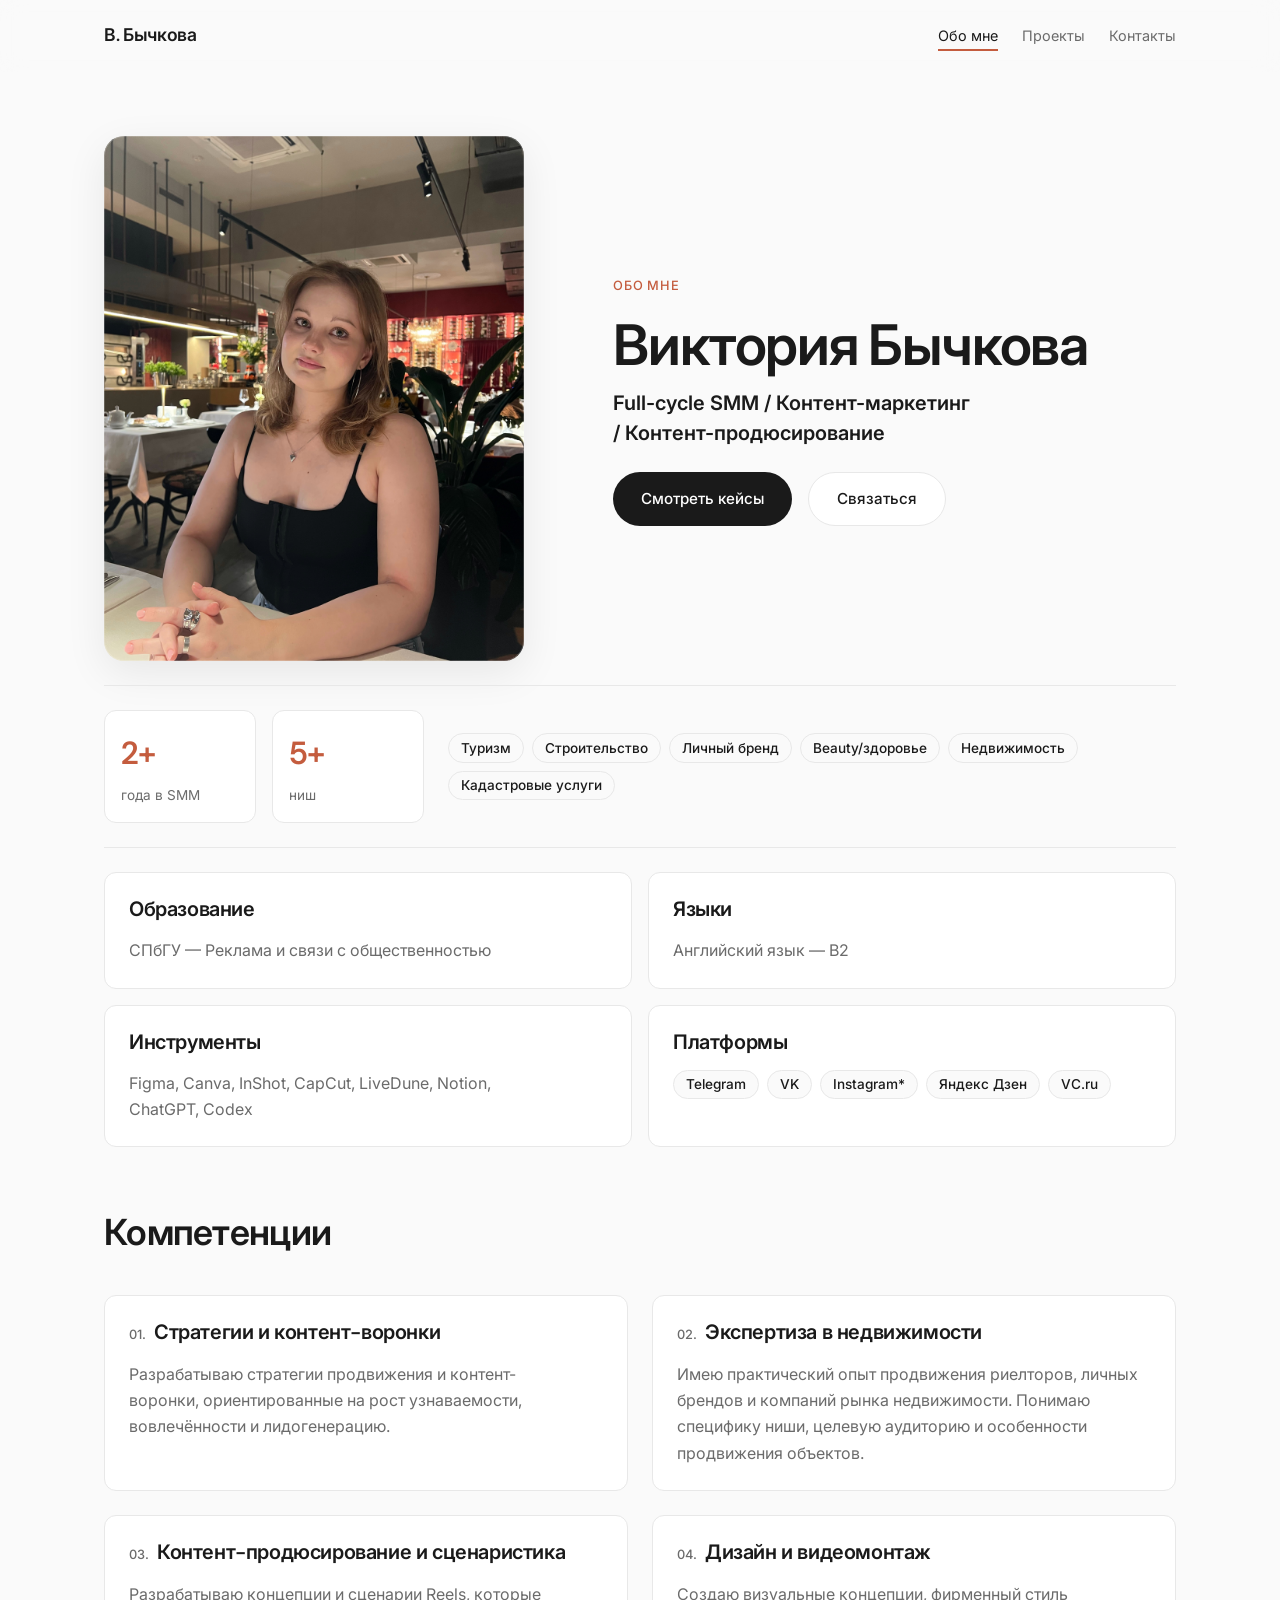
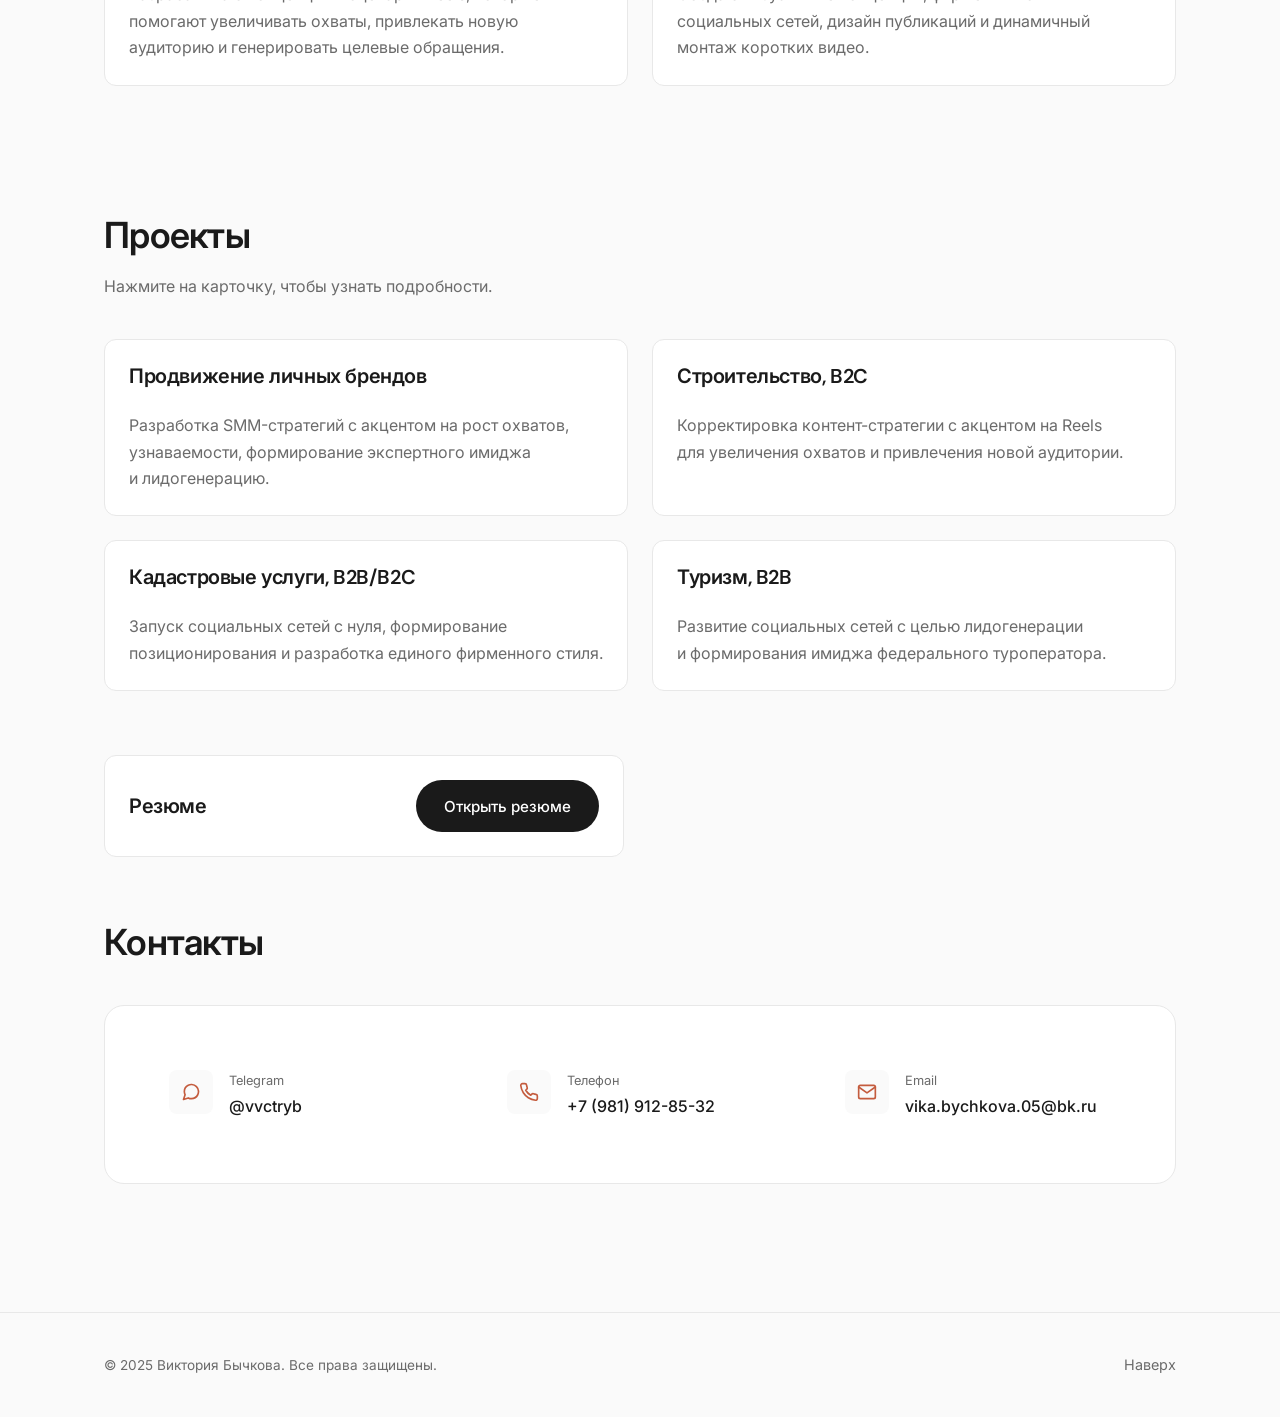
<file: index.html>
<!DOCTYPE html>
<html lang="ru">
<head>
  <meta charset="UTF-8">
  <meta name="viewport" content="width=device-width, initial-scale=1.0">
  <meta name="description" content="Виктория Бычкова — SMM-специалист полного цикла и контент-маркетолог. Ведение соцсетей под ключ: стратегия, контент, дизайн, аналитика.">
  <title>Виктория Бычкова — SMM & Контент-маркетинг</title>
  <link rel="preconnect" href="https://fonts.googleapis.com">
  <link rel="preconnect" href="https://fonts.gstatic.com" crossorigin>
  <link href="https://fonts.googleapis.com/css2?family=DM+Sans:opsz,wght@9..40,500;9..40,600&family=Inter:wght@400;500;600&display=swap" rel="stylesheet">
  <link rel="stylesheet" href="style.css">
</head>
<body>

  <header class="header">
    <div class="container header__inner">
      <a href="index.html" class="logo">В. Бычкова</a>
      <button class="nav-toggle" aria-label="Меню"><span></span></button>
      <nav class="nav">
        <a href="#about" class="nav__link" data-nav="about">Обо мне</a>
        <a href="#projects" class="nav__link" data-nav="projects">Проекты</a>
        <a href="#contacts" class="nav__link" data-nav="contacts">Контакты</a>
      </nav>
    </div>
  </header>

  <main>
    <!-- Hero -->
    <section class="hero" id="about" data-section="about">
      <div class="container">
        <div class="hero__grid">
          <div class="hero__photo fade-in">
            <img src="profile.png" alt="Виктория Бычкова" class="hero__profile-photo">
          </div>
          <div class="hero__content">
            <span class="hero__badge fade-in fade-in-delay-1">Обо мне</span>
            <h1 class="hero__title fade-in fade-in-delay-1">Виктория Бычкова</h1>
            <p class="hero__role fade-in fade-in-delay-2">
              <span class="hero__role-line">Full-cycle&nbsp;SMM /</span>
              <span class="hero__role-line">Контент-маркетинг /</span>
              <span class="hero__role-line">Контент-продюсирование</span>
            </p>
            <div class="hero__cta fade-in fade-in-delay-3">
              <a href="#projects" class="btn btn--primary">Смотреть кейсы</a>
              <a href="#contacts" class="btn btn--outline">Связаться</a>
            </div>
          </div>
        </div>

        <div class="stats-strip fade-in fade-in-delay-4">
          <div class="stat-item stat-item--metric">
            <div class="stat-item__value">2+</div>
            <div class="stat-item__label">года в SMM</div>
          </div>
          <div class="stat-item stat-item--metric">
            <div class="stat-item__value">5+</div>
            <div class="stat-item__label">ниш</div>
          </div>
          <div class="stat-item stat-item--niches">
            <ul class="stat-item__list">
              <li>Туризм</li>
              <li>Строительство</li>
              <li>Личный бренд</li>
              <li>Beauty/здоровье</li>
              <li>Недвижимость</li>
              <li>Кадастровые услуги</li>
            </ul>
          </div>
        </div>

        <div class="about-details-grid">
          <div class="competency-card fade-in">
            <h3>Образование</h3>
            <p>СПбГУ — Реклама и связи с общественностью</p>
          </div>

          <div class="competency-card fade-in fade-in-delay-1">
            <h3>Языки</h3>
            <p>Английский язык — B2</p>
          </div>

          <div class="competency-card fade-in fade-in-delay-2">
            <h3>Инструменты</h3>
            <p>Figma, Canva, InShot, CapCut, LiveDune, Notion, ChatGPT, Codex</p>
          </div>

          <div class="competency-card fade-in fade-in-delay-3">
            <h3>Платформы</h3>
            <ul class="stat-item__list">
              <li>Telegram</li>
              <li>VK</li>
              <li>Instagram*</li>
              <li>Яндекс Дзен</li>
              <li>VC.ru</li>
            </ul>
          </div>
        </div>
      </div>
    </section>

    <!-- Competencies -->
    <section class="section competencies" id="competencies">
      <div class="container">
        <div class="section-header fade-in">
          <h2>Компетенции</h2>
        </div>

        <div class="competencies-grid">
          <div class="competency-card fade-in">
            <div class="competency-card__heading">
              <span class="competency-card__number">01.</span>
              <h3>Стратегии и&nbsp;контент-воронки</h3>
            </div>
            <p>Разрабатываю стратегии продвижения и&nbsp;контент-воронки, ориентированные на&nbsp;рост узнаваемости, вовлечённости и&nbsp;лидогенерацию.</p>
          </div>

          <div class="competency-card fade-in fade-in-delay-1">
            <div class="competency-card__heading">
              <span class="competency-card__number">02.</span>
              <h3>Экспертиза в&nbsp;недвижимости</h3>
            </div>
            <p>Имею практический опыт продвижения риелторов, личных брендов и&nbsp;компаний рынка недвижимости. Понимаю специфику ниши, целевую аудиторию и&nbsp;особенности продвижения объектов.</p>
          </div>

          <div class="competency-card fade-in fade-in-delay-2">
            <div class="competency-card__heading">
              <span class="competency-card__number">03.</span>
              <h3>Контент-продюсирование и&nbsp;сценаристика</h3>
            </div>
            <p>Разрабатываю концепции и&nbsp;сценарии Reels, которые помогают увеличивать охваты, привлекать новую аудиторию и&nbsp;генерировать целевые обращения.</p>
          </div>

          <div class="competency-card fade-in fade-in-delay-3">
            <div class="competency-card__heading">
              <span class="competency-card__number">04.</span>
              <h3>Дизайн и&nbsp;видеомонтаж</h3>
            </div>
            <p>Создаю визуальные концепции, фирменный стиль социальных сетей, дизайн публикаций и&nbsp;динамичный монтаж коротких видео.</p>
          </div>
        </div>
      </div>
    </section>

    <!-- Projects -->
    <section class="section" id="projects" data-section="projects">
      <div class="container">
        <div class="section-header fade-in">
          <h2>Проекты</h2>
          <p>Нажмите на карточку, чтобы узнать подробности.</p>
        </div>

        <div class="projects-grid">
          <a href="personal-brands.html" class="project-card fade-in fade-in-delay-3">
            <div class="project-card__body">
              <h3 class="project-card__title">Продвижение личных брендов</h3>
              <p>Разработка SMM-стратегий с&nbsp;акцентом на&nbsp;рост охватов, узнаваемости, формирование экспертного имиджа и&nbsp;лидогенерацию.</p>
            </div>
          </a>

          <a href="construction.html" class="project-card fade-in fade-in-delay-1">
            <div class="project-card__body">
              <h3 class="project-card__title">Строительство, B2C</h3>
              <p>Корректировка контент-стратегии с&nbsp;акцентом на&nbsp;Reels для&nbsp;увеличения охватов и&nbsp;привлечения новой&nbsp;аудитории.</p>
            </div>
          </a>

          <a href="cadastre.html" class="project-card fade-in fade-in-delay-2">
            <div class="project-card__body">
              <h3 class="project-card__title">Кадастровые услуги, B2B/B2C</h3>
              <p>Запуск социальных сетей с&nbsp;нуля, формирование позиционирования и&nbsp;разработка единого фирменного&nbsp;стиля.</p>
            </div>
          </a>

          <a href="premiera.html" class="project-card fade-in">
            <div class="project-card__body">
              <h3 class="project-card__title">Туризм, B2B</h3>
              <p>Развитие социальных сетей с&nbsp;целью лидогенерации и&nbsp;формирования имиджа федерального&nbsp;туроператора.</p>
            </div>
          </a>
        </div>
      </div>
    </section>

    <!-- Resume -->
    <section class="section useful-links" id="useful-links">
      <div class="container">
        <div class="resume-card fade-in">
          <h2>Резюме</h2>
          <a href="https://docs.google.com/presentation/d/1nu9_sViXZLe7BolczhxHNuUrG4qdP62qZWi8ukjDiy8/edit" class="btn btn--primary" target="_blank" rel="noopener noreferrer">Открыть резюме</a>
        </div>
      </div>
    </section>

    <!-- Contacts -->
    <section class="section" id="contacts" data-section="contacts">
      <div class="container">
        <div class="section-header fade-in">
          <h2>Контакты</h2>
        </div>

        <div class="contacts fade-in">
          <div class="contacts__grid">
            <a href="https://t.me/vvctryb" class="contact-item" target="_blank" rel="noopener noreferrer">
              <div class="contact-item__icon">
                <svg viewBox="0 0 24 24" fill="none" stroke="currentColor" stroke-width="2" stroke-linecap="round" stroke-linejoin="round">
                  <path d="M21 11.5a8.38 8.38 0 0 1-.9 3.8 8.5 8.5 0 0 1-7.6 4.7 8.38 8.38 0 0 1-3.8-.9L3 21l1.9-5.7a8.38 8.38 0 0 1-.9-3.8 8.5 8.5 0 0 1 4.7-7.6 8.38 8.38 0 0 1 3.8-.9h.5a8.48 8.48 0 0 1 8 8v.5z"/>
                </svg>
              </div>
              <div>
                <div class="contact-item__label">Telegram</div>
                <div class="contact-item__value">@vvctryb</div>
              </div>
            </a>

            <a href="tel:+79819128532" class="contact-item">
              <div class="contact-item__icon">
                <svg viewBox="0 0 24 24" fill="none" stroke="currentColor" stroke-width="2" stroke-linecap="round" stroke-linejoin="round">
                  <path d="M22 16.92v3a2 2 0 0 1-2.18 2 19.79 19.79 0 0 1-8.63-3.07 19.5 19.5 0 0 1-6-6 19.79 19.79 0 0 1-3.07-8.67A2 2 0 0 1 4.11 2h3a2 2 0 0 1 2 1.72 12.84 12.84 0 0 0 .7 2.81 2 2 0 0 1-.45 2.11L8.09 9.91a16 16 0 0 0 6 6l1.27-1.27a2 2 0 0 1 2.11-.45 12.84 12.84 0 0 0 2.81.7A2 2 0 0 1 22 16.92z"/>
                </svg>
              </div>
              <div>
                <div class="contact-item__label">Телефон</div>
                <div class="contact-item__value">+7 (981) 912-85-32</div>
              </div>
            </a>

            <a href="mailto:vika.bychkova.05@bk.ru" class="contact-item">
              <div class="contact-item__icon">
                <svg viewBox="0 0 24 24" fill="none" stroke="currentColor" stroke-width="2" stroke-linecap="round" stroke-linejoin="round">
                  <path d="M4 4h16c1.1 0 2 .9 2 2v12c0 1.1-.9 2-2 2H4c-1.1 0-2-.9-2-2V6c0-1.1.9-2 2-2z"/>
                  <polyline points="22,6 12,13 2,6"/>
                </svg>
              </div>
              <div>
                <div class="contact-item__label">Email</div>
                <div class="contact-item__value">vika.bychkova.05@bk.ru</div>
              </div>
            </a>
          </div>
        </div>
      </div>
    </section>
  </main>

  <footer class="footer">
    <div class="container footer__inner">
      <p class="footer__copy">&copy; 2025 Виктория Бычкова. Все права защищены.</p>
      <a href="#about" class="nav__link">Наверх</a>
    </div>
  </footer>

  <script src="script.js"></script>
</body>
</html>
</file>
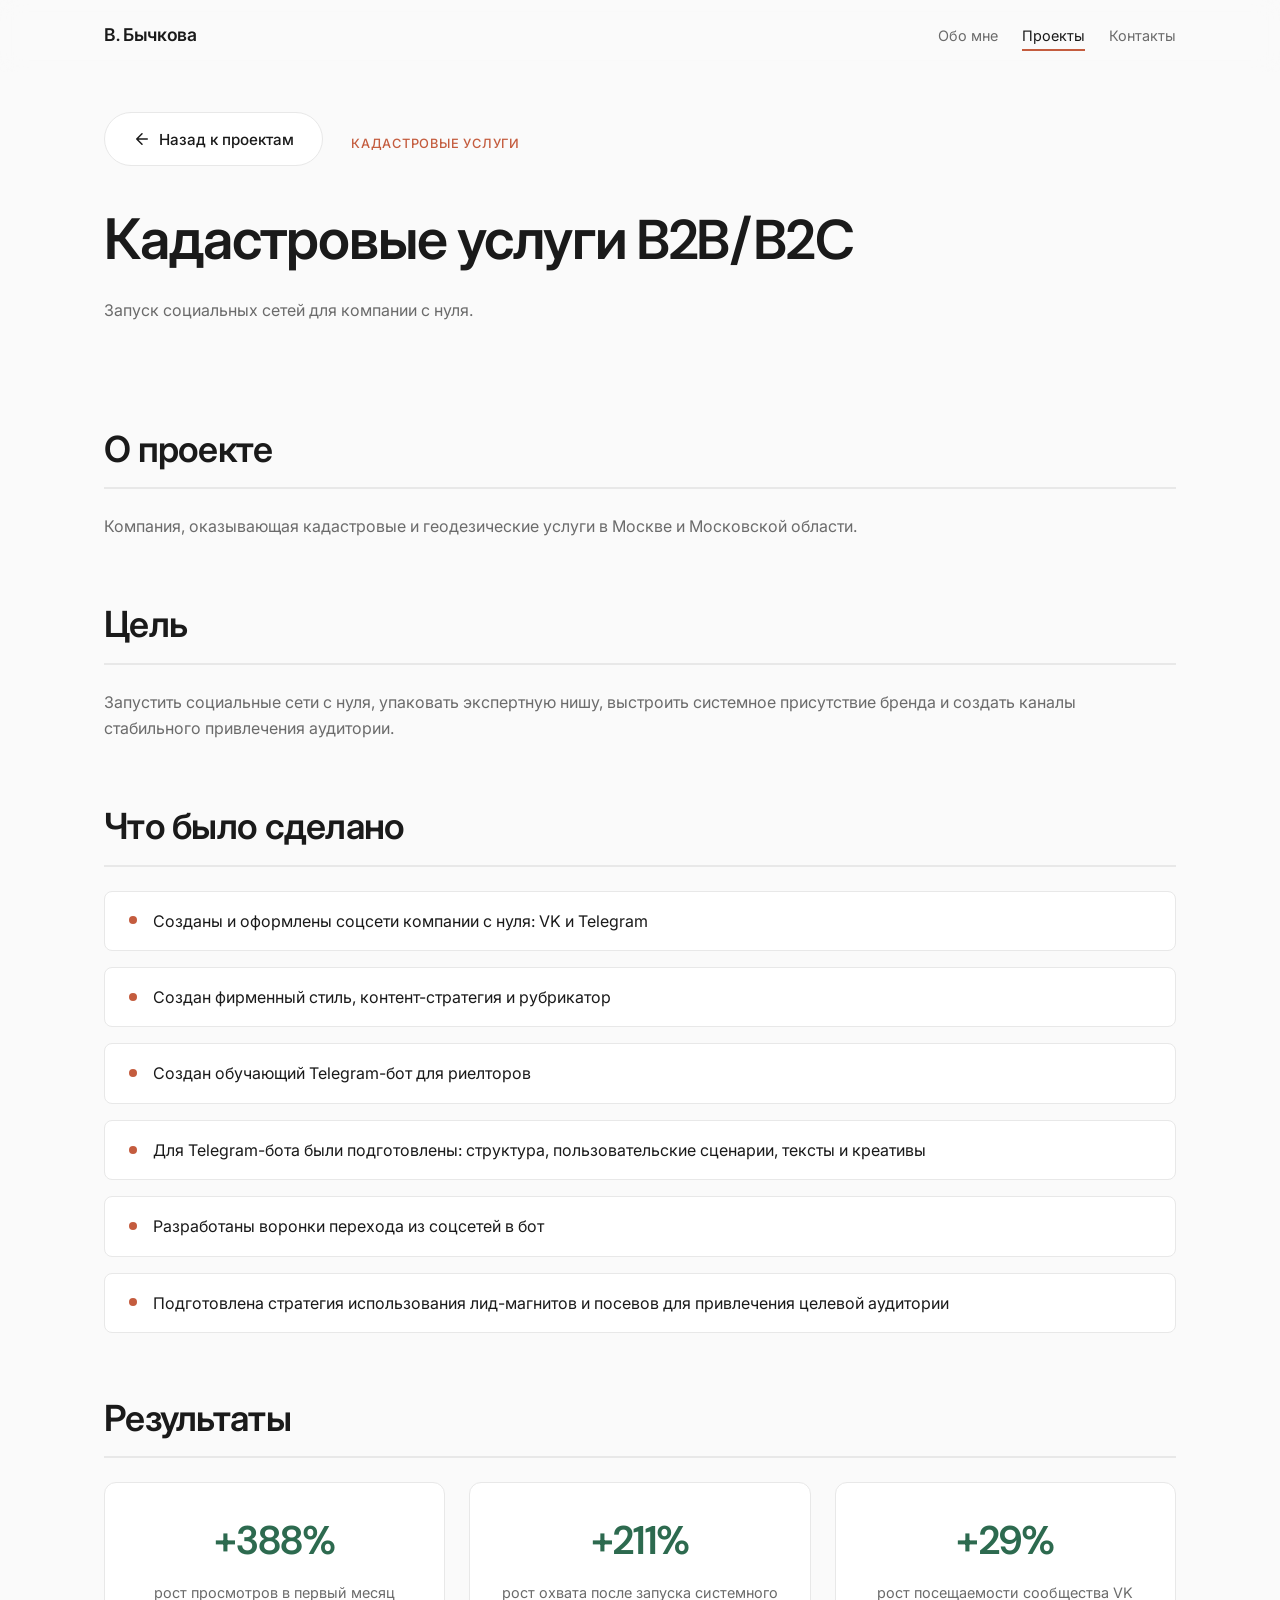
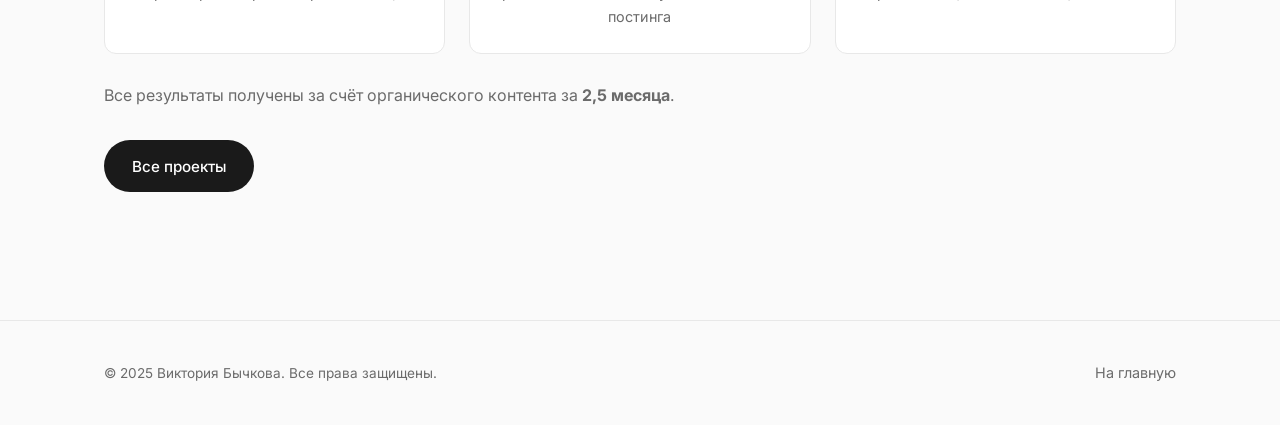
<file: cadastre.html>
<!DOCTYPE html>
<html lang="ru">
<head>
  <meta charset="UTF-8">
  <meta name="viewport" content="width=device-width, initial-scale=1.0">
  <meta name="description" content="Кейс: продвижение кадастровых услуг — просмотры +388%, охват +211%.">
  <title>Кейс: Кадастровые услуги — Виктория Бычкова</title>
  <link rel="preconnect" href="https://fonts.googleapis.com">
  <link rel="preconnect" href="https://fonts.gstatic.com" crossorigin>
  <link href="https://fonts.googleapis.com/css2?family=DM+Sans:opsz,wght@9..40,500;9..40,600&family=Inter:wght@400;500;600&display=swap" rel="stylesheet">
  <link rel="stylesheet" href="style.css">
</head>
<body>

  <header class="header">
    <div class="container header__inner">
      <a href="index.html" class="logo">В. Бычкова</a>
      <button class="nav-toggle" aria-label="Меню"><span></span></button>
      <nav class="nav">
        <a href="index.html#about" class="nav__link">Обо мне</a>
        <a href="index.html#projects" class="nav__link active">Проекты</a>
        <a href="index.html#contacts" class="nav__link">Контакты</a>
      </nav>
    </div>
  </header>

  <main>
    <section class="case-hero">
      <div class="container">
        <a href="index.html#projects" class="btn btn--outline btn--back fade-in">
          <svg viewBox="0 0 24 24" fill="none" stroke="currentColor" stroke-width="2" stroke-linecap="round" stroke-linejoin="round">
            <path d="M19 12H5M12 19l-7-7 7-7"/>
          </svg>
          Назад к проектам
        </a>

        <span class="case-hero__tag fade-in">Кадастровые услуги</span>
        <h1 class="case-hero__title fade-in">Кадастровые услуги B2B/B2C</h1>
        <p class="fade-in">Запуск социальных сетей для компании с нуля.</p>

      </div>
    </section>

    <section class="section">
      <div class="container">
        <div class="case-block fade-in">
          <h2 class="case-block__title">О проекте</h2>
          <div class="case-block__content">
            <p>Компания, оказывающая кадастровые и геодезические услуги в Москве и Московской области.</p>
          </div>
        </div>

        <div class="case-block fade-in">
          <h2 class="case-block__title">Цель</h2>
          <div class="case-block__content">
            <p>Запустить социальные сети с нуля, упаковать экспертную нишу, выстроить системное присутствие бренда и создать каналы стабильного привлечения аудитории.</p>
          </div>
        </div>

        <div class="case-block fade-in">
          <h2 class="case-block__title">Что было сделано</h2>
          <ul class="task-list">
            <li>Созданы и оформлены соцсети компании с нуля: VK и Telegram</li>
            <li>Создан фирменный стиль, контент-стратегия и рубрикатор</li>
            <li>Создан обучающий Telegram-бот для риелторов</li>
            <li>Для Telegram-бота были подготовлены: структура, пользовательские сценарии, тексты и креативы</li>
            <li>Разработаны воронки перехода из соцсетей в бот</li>
            <li>Подготовлена стратегия использования лид-магнитов и посевов для привлечения целевой аудитории</li>
          </ul>
        </div>

        <div class="case-block fade-in" style="margin-bottom: 0;">
          <h2 class="case-block__title">Результаты</h2>
          <div class="results-grid">
            <div class="result-card">
              <div class="result-card__value">+388%</div>
              <div class="result-card__label">рост просмотров в первый месяц</div>
            </div>
            <div class="result-card">
              <div class="result-card__value">+211%</div>
              <div class="result-card__label">рост охвата после запуска системного постинга</div>
            </div>
            <div class="result-card">
              <div class="result-card__value">+29%</div>
              <div class="result-card__label">рост посещаемости сообщества VK</div>
            </div>
          </div>
          <p style="margin-top: 28px;">Все результаты получены за счёт органического контента за <strong>2,5 месяца</strong>.</p>
        </div>

        <a href="index.html#projects" class="btn btn--primary" style="margin-top: 2rem;">
          Все проекты
        </a>
      </div>
    </section>
  </main>

  <footer class="footer">
    <div class="container footer__inner">
      <p class="footer__copy">&copy; 2025 Виктория Бычкова. Все права защищены.</p>
      <a href="index.html" class="nav__link">На главную</a>
    </div>
  </footer>

  <script src="script.js"></script>
</body>
</html>
</file>
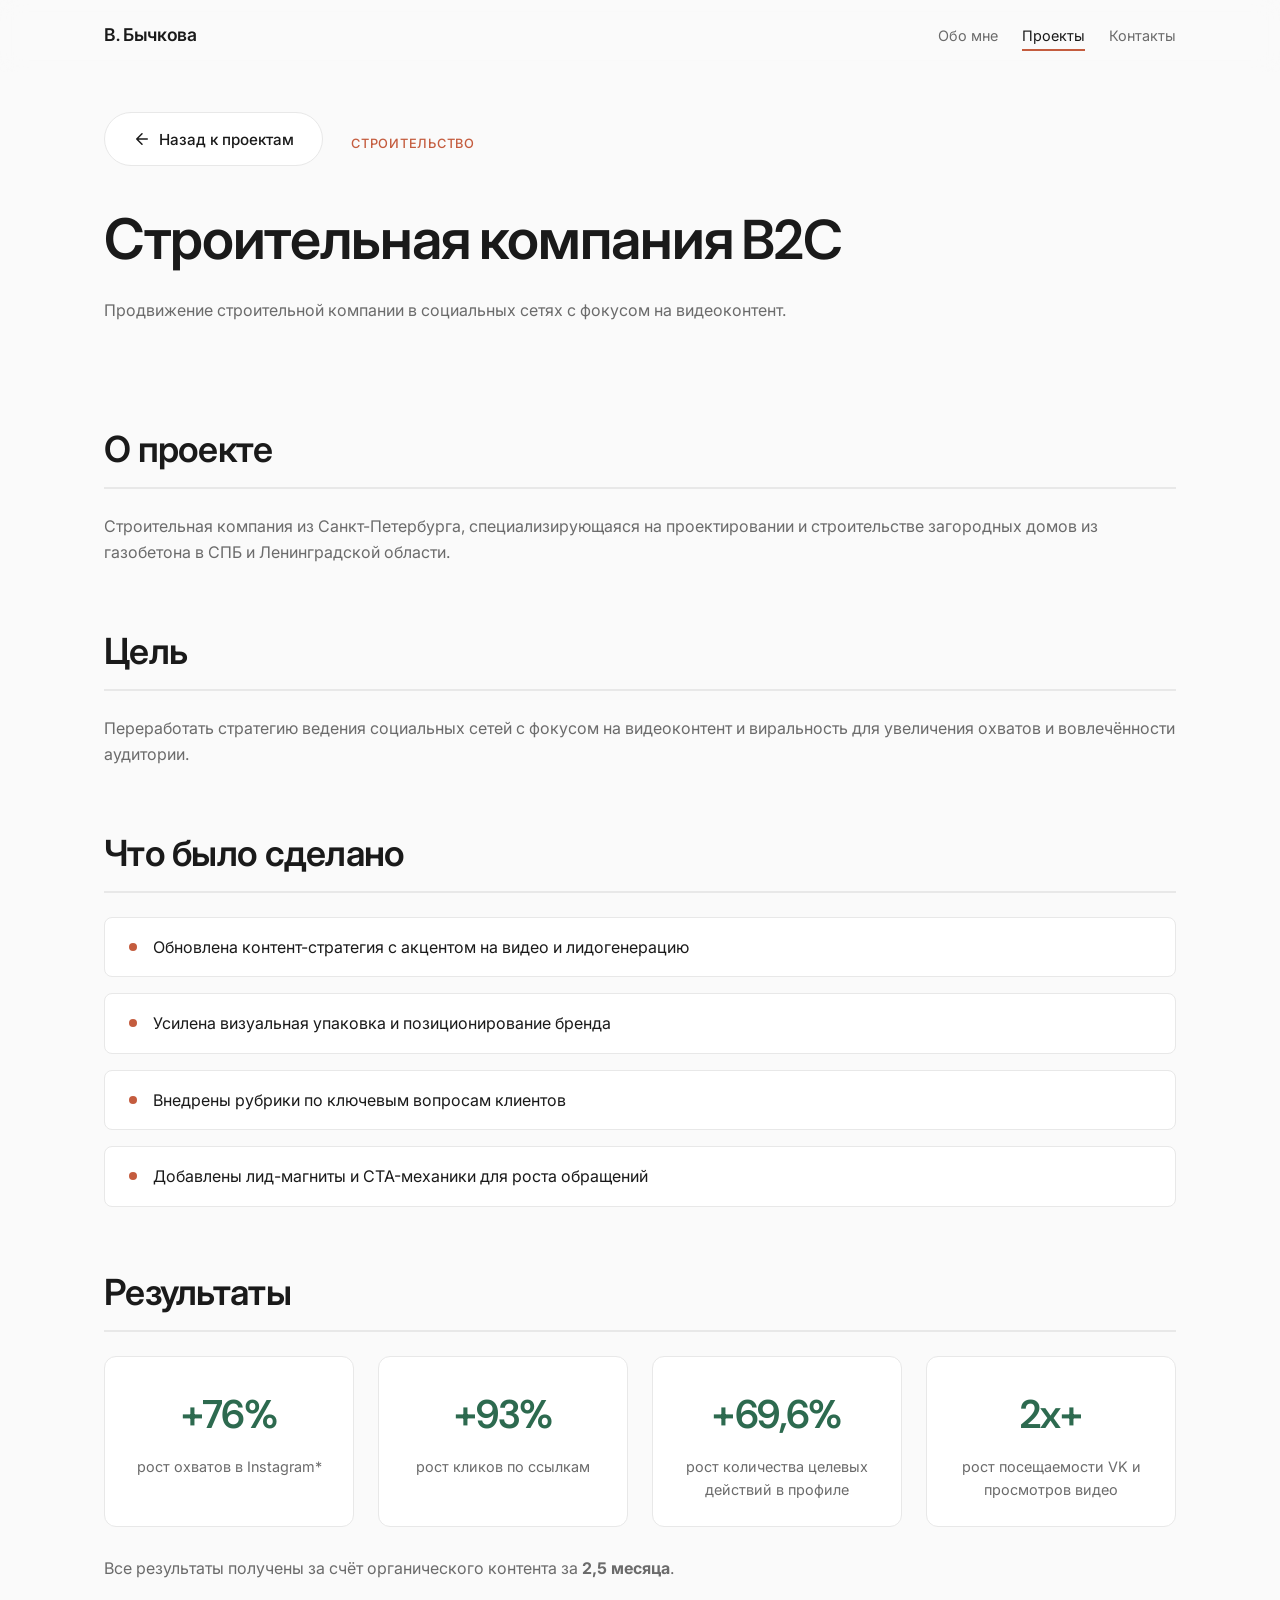
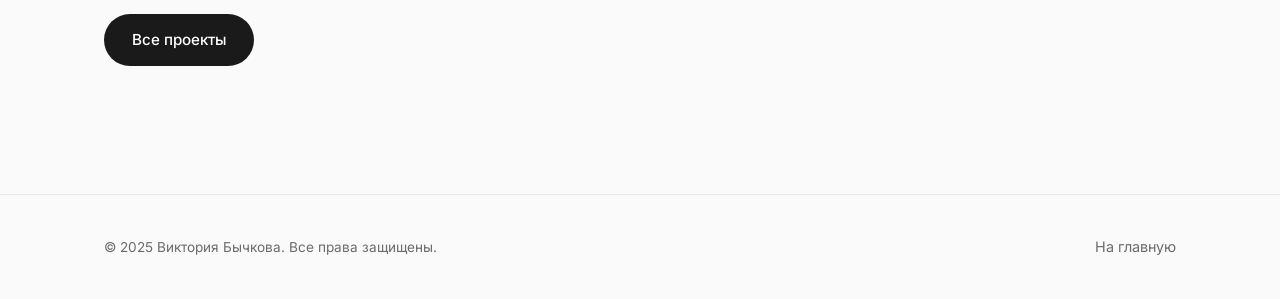
<file: construction.html>
<!DOCTYPE html>
<html lang="ru">
<head>
  <meta charset="UTF-8">
  <meta name="viewport" content="width=device-width, initial-scale=1.0">
  <meta name="description" content="Кейс: SMM для строительной компании — обращения +30%, охваты +76%, клики +93%.">
  <title>Кейс: Строительная компания — Виктория Бычкова</title>
  <link rel="preconnect" href="https://fonts.googleapis.com">
  <link rel="preconnect" href="https://fonts.gstatic.com" crossorigin>
  <link href="https://fonts.googleapis.com/css2?family=DM+Sans:opsz,wght@9..40,500;9..40,600&family=Inter:wght@400;500;600&display=swap" rel="stylesheet">
  <link rel="stylesheet" href="style.css">
</head>
<body>

  <header class="header">
    <div class="container header__inner">
      <a href="index.html" class="logo">В. Бычкова</a>
      <button class="nav-toggle" aria-label="Меню"><span></span></button>
      <nav class="nav">
        <a href="index.html#about" class="nav__link">Обо мне</a>
        <a href="index.html#projects" class="nav__link active">Проекты</a>
        <a href="index.html#contacts" class="nav__link">Контакты</a>
      </nav>
    </div>
  </header>

  <main>
    <section class="case-hero">
      <div class="container">
        <a href="index.html#projects" class="btn btn--outline btn--back fade-in">
          <svg viewBox="0 0 24 24" fill="none" stroke="currentColor" stroke-width="2" stroke-linecap="round" stroke-linejoin="round">
            <path d="M19 12H5M12 19l-7-7 7-7"/>
          </svg>
          Назад к проектам
        </a>

        <span class="case-hero__tag fade-in">Строительство</span>
        <h1 class="case-hero__title fade-in">Строительная компания B2C</h1>
        <p class="fade-in">Продвижение строительной компании в социальных сетях с фокусом на видеоконтент.</p>

      </div>
    </section>

    <section class="section">
      <div class="container">
        <div class="case-block fade-in">
          <h2 class="case-block__title">О проекте</h2>
          <div class="case-block__content">
            <p>Строительная компания из Санкт-Петербурга, специализирующаяся на проектировании и строительстве загородных домов из газобетона в СПБ и Ленинградской области.</p>
          </div>
        </div>

        <div class="case-block fade-in">
          <h2 class="case-block__title">Цель</h2>
          <div class="case-block__content">
            <p>Переработать стратегию ведения социальных сетей с фокусом на видеоконтент и виральность для увеличения охватов и вовлечённости аудитории.</p>
          </div>
        </div>

        <div class="case-block fade-in">
          <h2 class="case-block__title">Что было сделано</h2>
          <ul class="task-list">
            <li>Обновлена контент-стратегия с акцентом на видео и лидогенерацию</li>
            <li>Усилена визуальная упаковка и позиционирование бренда</li>
            <li>Внедрены рубрики по ключевым вопросам клиентов</li>
            <li>Добавлены лид-магниты и CTA-механики для роста обращений</li>
          </ul>
        </div>

        <div class="case-block fade-in" style="margin-bottom: 0;">
          <h2 class="case-block__title">Результаты</h2>
          <div class="results-grid">
            <div class="result-card">
              <div class="result-card__value">+76%</div>
              <div class="result-card__label">рост охватов в Instagram*</div>
            </div>
            <div class="result-card">
              <div class="result-card__value">+93%</div>
              <div class="result-card__label">рост кликов по ссылкам</div>
            </div>
            <div class="result-card">
              <div class="result-card__value">+69,6%</div>
              <div class="result-card__label">рост количества целевых действий в профиле</div>
            </div>
            <div class="result-card">
              <div class="result-card__value">2x+</div>
              <div class="result-card__label">рост посещаемости VK и просмотров видео</div>
            </div>
          </div>
          <p style="margin-top: 28px;">Все результаты получены за счёт органического контента за <strong>2,5 месяца</strong>.</p>
        </div>

        <a href="index.html#projects" class="btn btn--primary" style="margin-top: 2rem;">
          Все проекты
        </a>
      </div>
    </section>
  </main>

  <footer class="footer">
    <div class="container footer__inner">
      <p class="footer__copy">&copy; 2025 Виктория Бычкова. Все права защищены.</p>
      <a href="index.html" class="nav__link">На главную</a>
    </div>
  </footer>

  <script src="script.js"></script>
</body>
</html>
</file>
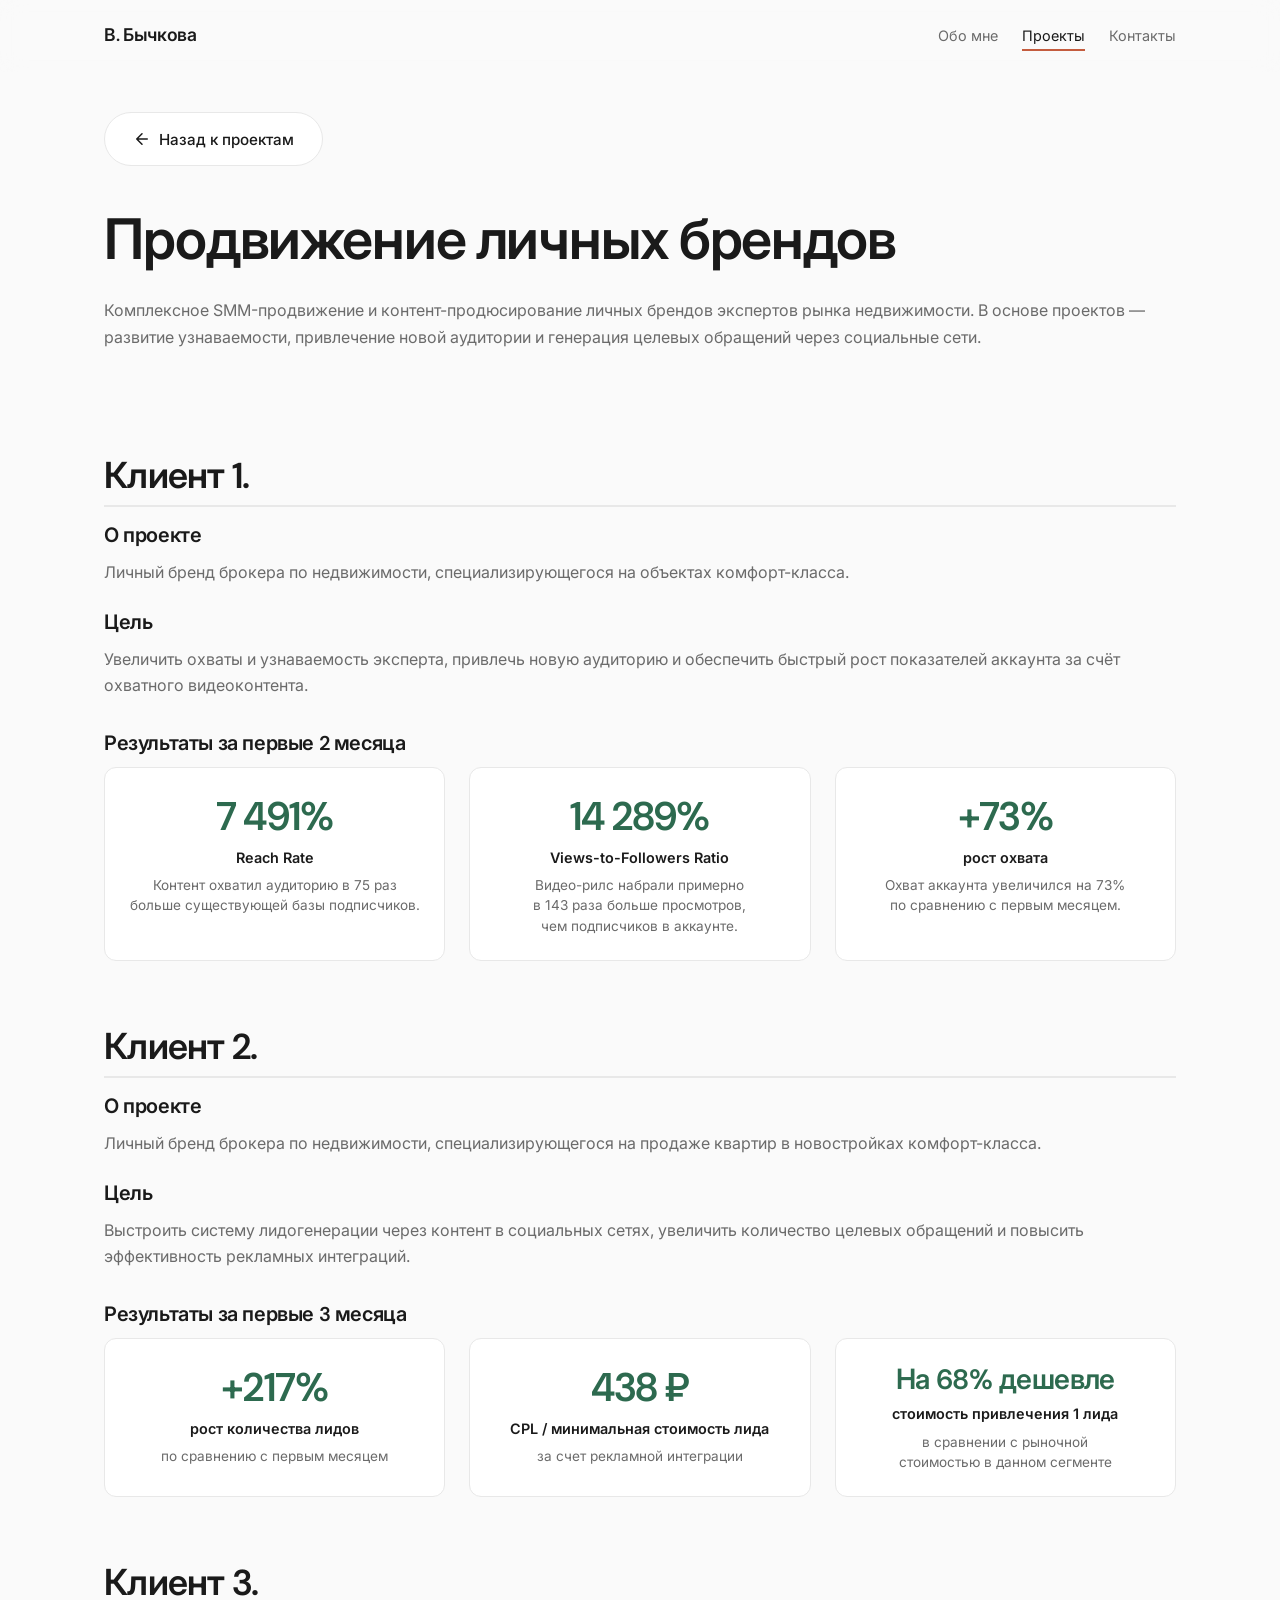
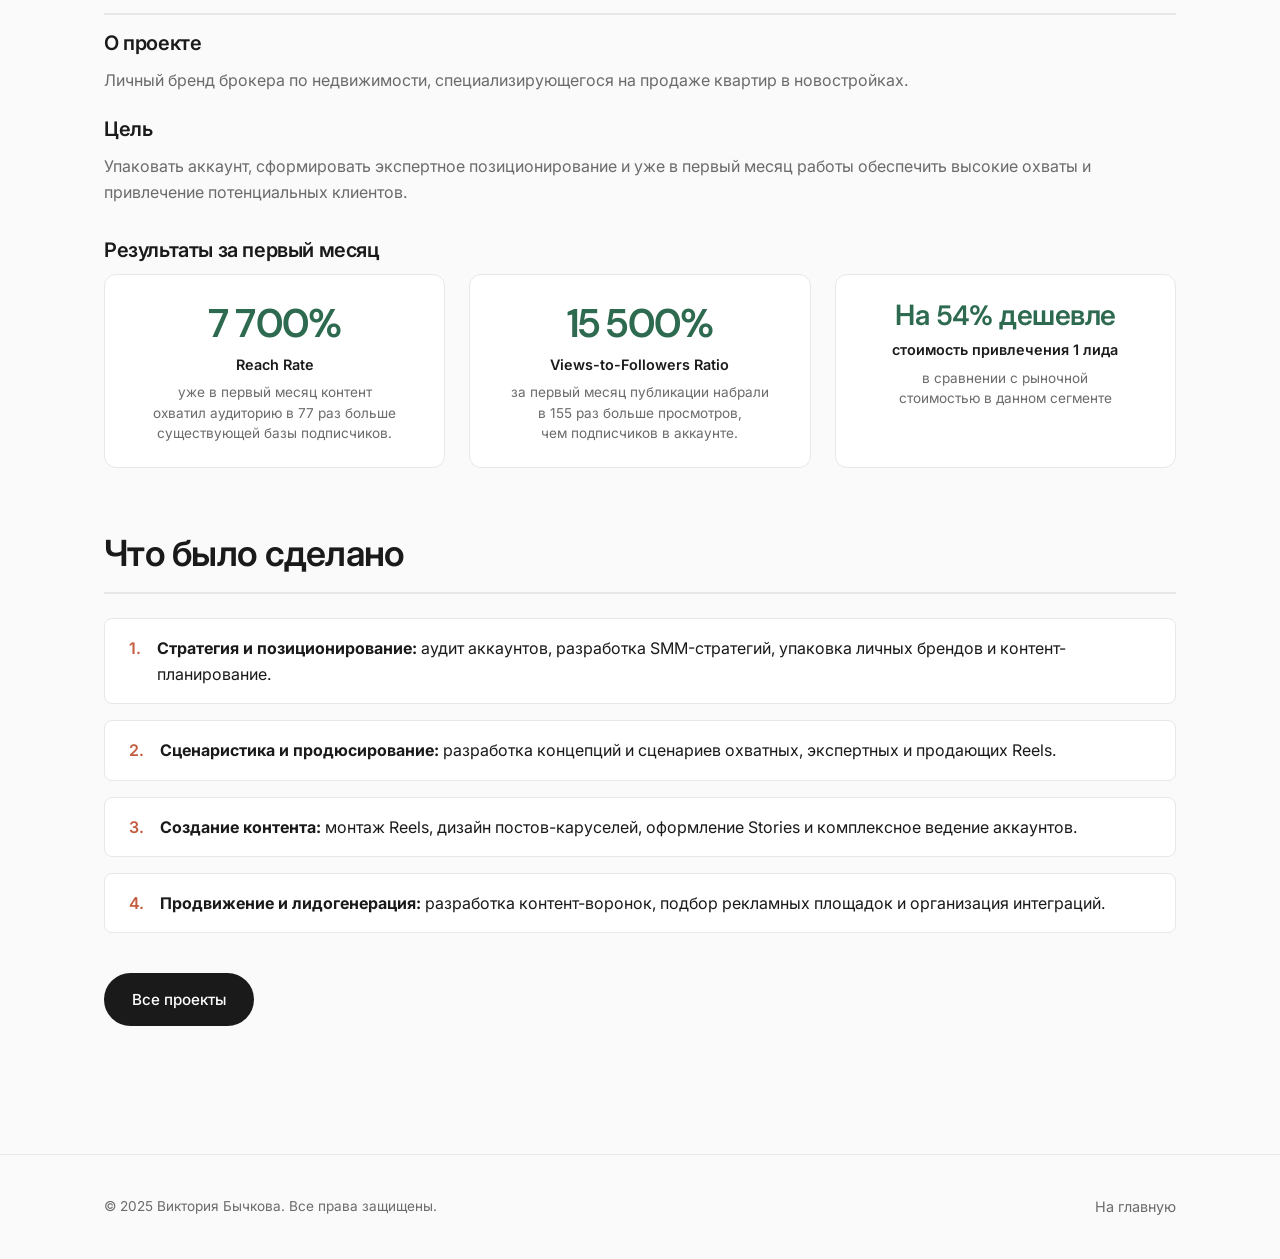
<file: personal-brands.html>
<!DOCTYPE html>
<html lang="ru">
<head>
  <meta charset="UTF-8">
  <meta name="viewport" content="width=device-width, initial-scale=1.0">
  <meta name="description" content="Продвижение личных брендов экспертов рынка недвижимости — кейсы Виктории Бычковой.">
  <title>Кейс: Продвижение личных брендов — Виктория Бычкова</title>
  <link rel="preconnect" href="https://fonts.googleapis.com">
  <link rel="preconnect" href="https://fonts.gstatic.com" crossorigin>
  <link href="https://fonts.googleapis.com/css2?family=DM+Sans:opsz,wght@9..40,500;9..40,600&family=Inter:wght@400;500;600&display=swap" rel="stylesheet">
  <link rel="stylesheet" href="style.css">
</head>
<body>

  <header class="header">
    <div class="container header__inner">
      <a href="index.html" class="logo">В. Бычкова</a>
      <button class="nav-toggle" aria-label="Меню"><span></span></button>
      <nav class="nav">
        <a href="index.html#about" class="nav__link">Обо мне</a>
        <a href="index.html#projects" class="nav__link active">Проекты</a>
        <a href="index.html#contacts" class="nav__link">Контакты</a>
      </nav>
    </div>
  </header>

  <main>
    <section class="case-hero">
      <div class="container">
        <a href="index.html#projects" class="btn btn--outline btn--back fade-in">
          <svg viewBox="0 0 24 24" fill="none" stroke="currentColor" stroke-width="2" stroke-linecap="round" stroke-linejoin="round">
            <path d="M19 12H5M12 19l-7-7 7-7"/>
          </svg>
          Назад к проектам
        </a>

        <h1 class="case-hero__title fade-in">Продвижение личных брендов</h1>
        <p class="fade-in">Комплексное SMM-продвижение и контент-продюсирование личных брендов экспертов рынка недвижимости. В основе проектов — развитие узнаваемости, привлечение новой аудитории и генерация целевых обращений через социальные сети.</p>
      </div>
    </section>

    <section class="section">
      <div class="container">
        <section class="case-block client-case fade-in">
          <h2 class="case-block__title">Клиент 1.</h2>
          <div class="client-case__section">
            <h3>О проекте</h3>
            <p>Личный бренд брокера по недвижимости, специализирующегося на объектах комфорт-класса.</p>
          </div>
          <div class="client-case__section">
            <h3>Цель</h3>
            <p>Увеличить охваты и узнаваемость эксперта, привлечь новую аудиторию и обеспечить быстрый рост показателей аккаунта за счёт охватного видеоконтента.</p>
          </div>
          <div class="client-case__results">
            <h3>Результаты за первые 2 месяца</h3>
            <div class="results-grid personal-brand__results">
              <div class="result-card">
                <div class="result-card__value">7&nbsp;491%</div>
                <div class="result-card__label">Reach Rate</div>
                <p class="result-card__detail">Контент охватил аудиторию в&nbsp;75&nbsp;раз больше существующей базы подписчиков.</p>
              </div>
              <div class="result-card">
                <div class="result-card__value">14&nbsp;289%</div>
                <div class="result-card__label">Views-to-Followers Ratio</div>
                <p class="result-card__detail">Видео-рилс набрали примерно в&nbsp;143&nbsp;раза больше просмотров, чем подписчиков в&nbsp;аккаунте.</p>
              </div>
              <div class="result-card">
                <div class="result-card__value">+73%</div>
                <div class="result-card__label">рост охвата</div>
                <p class="result-card__detail">Охват аккаунта увеличился на&nbsp;73% по сравнению с&nbsp;первым месяцем.</p>
              </div>
            </div>
          </div>
        </section>

        <section class="case-block client-case fade-in">
          <h2 class="case-block__title">Клиент 2.</h2>
          <div class="client-case__section">
            <h3>О проекте</h3>
            <p>Личный бренд брокера по недвижимости, специализирующегося на продаже квартир в новостройках комфорт-класса.</p>
          </div>
          <div class="client-case__section">
            <h3>Цель</h3>
            <p>Выстроить систему лидогенерации через контент в социальных сетях, увеличить количество целевых обращений и повысить эффективность рекламных интеграций.</p>
          </div>
          <div class="client-case__results">
            <h3>Результаты за первые 3 месяца</h3>
            <div class="results-grid personal-brand__results">
              <div class="result-card">
                <div class="result-card__value">+217%</div>
                <div class="result-card__label">рост количества лидов</div>
                <p class="result-card__detail">по сравнению с&nbsp;первым месяцем</p>
              </div>
              <div class="result-card">
                <div class="result-card__value">438&nbsp;₽</div>
                <div class="result-card__label">CPL / минимальная стоимость лида</div>
                <p class="result-card__detail">за&nbsp;счет рекламной интеграции</p>
              </div>
              <div class="result-card">
                <div class="result-card__value result-card__value--long">На&nbsp;68% дешевле</div>
                <div class="result-card__label">стоимость привлечения 1 лида</div>
                <p class="result-card__detail">в&nbsp;сравнении с&nbsp;рыночной стоимостью в&nbsp;данном сегменте</p>
              </div>
            </div>
          </div>
        </section>

        <section class="case-block client-case fade-in">
          <h2 class="case-block__title">Клиент 3.</h2>
          <div class="client-case__section">
            <h3>О проекте</h3>
            <p>Личный бренд брокера по недвижимости, специализирующегося на продаже квартир в новостройках.</p>
          </div>
          <div class="client-case__section">
            <h3>Цель</h3>
            <p>Упаковать аккаунт, сформировать экспертное позиционирование и уже в первый месяц работы обеспечить высокие охваты и привлечение потенциальных клиентов.</p>
          </div>
          <div class="client-case__results">
            <h3>Результаты за первый месяц</h3>
            <div class="results-grid personal-brand__results">
              <div class="result-card">
                <div class="result-card__value">7&nbsp;700%</div>
                <div class="result-card__label">Reach Rate</div>
                <p class="result-card__detail">уже в&nbsp;первый месяц контент охватил аудиторию в&nbsp;77&nbsp;раз больше существующей базы подписчиков.</p>
              </div>
              <div class="result-card">
                <div class="result-card__value">15&nbsp;500%</div>
                <div class="result-card__label">Views-to-Followers Ratio</div>
                <p class="result-card__detail">за&nbsp;первый месяц публикации набрали в&nbsp;155&nbsp;раз больше просмотров, чем подписчиков в&nbsp;аккаунте.</p>
              </div>
              <div class="result-card">
                <div class="result-card__value result-card__value--long">На&nbsp;54% дешевле</div>
                <div class="result-card__label">стоимость привлечения 1 лида</div>
                <p class="result-card__detail">в&nbsp;сравнении с&nbsp;рыночной стоимостью в&nbsp;данном сегменте</p>
              </div>
            </div>
          </div>
        </section>

        <section class="case-block fade-in" style="margin-bottom: 0;">
          <h2 class="case-block__title">Что было сделано</h2>
          <ol class="task-list personal-brand__tasks">
            <li><span class="task-number">1.</span><span><strong>Стратегия и позиционирование:</strong> аудит аккаунтов, разработка SMM-стратегий, упаковка личных брендов и контент-планирование.</span></li>
            <li><span class="task-number">2.</span><span><strong>Сценаристика и продюсирование:</strong> разработка концепций и сценариев охватных, экспертных и продающих Reels.</span></li>
            <li><span class="task-number">3.</span><span><strong>Создание контента:</strong> монтаж Reels, дизайн постов-каруселей, оформление Stories и комплексное ведение аккаунтов.</span></li>
            <li><span class="task-number">4.</span><span><strong>Продвижение и лидогенерация:</strong> разработка контент-воронок, подбор рекламных площадок и организация интеграций.</span></li>
          </ol>
        </section>

        <div class="personal-brand__actions">
          <a href="index.html#projects" class="btn btn--primary">Все проекты</a>
        </div>
      </div>
    </section>
  </main>

  <footer class="footer">
    <div class="container footer__inner">
      <p class="footer__copy">&copy; 2025 Виктория Бычкова. Все права защищены.</p>
      <a href="index.html" class="nav__link">На главную</a>
    </div>
  </footer>

  <script src="script.js"></script>
</body>
</html>
</file>
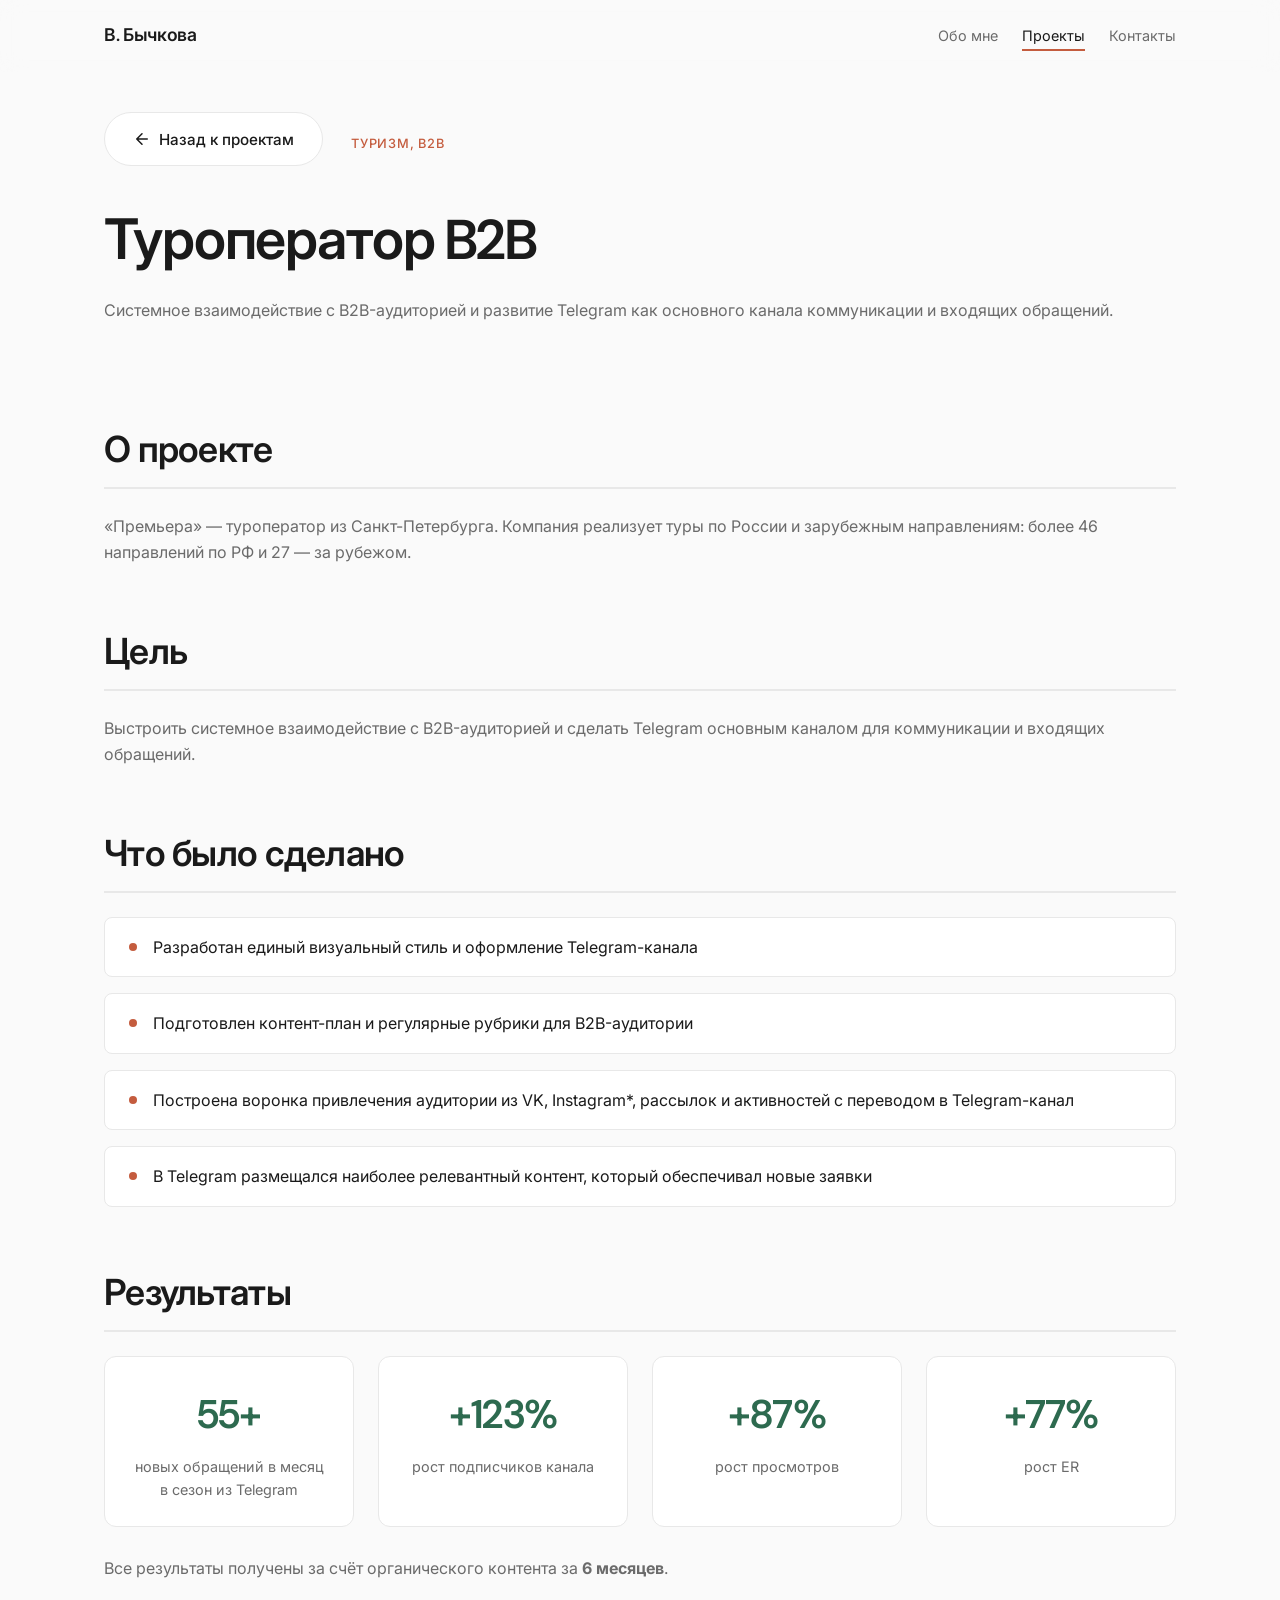
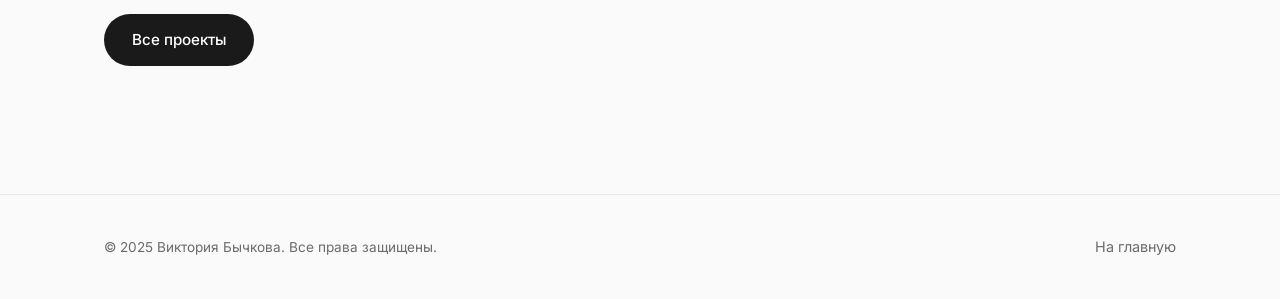
<file: premiera.html>
<!DOCTYPE html>
<html lang="ru">
<head>
  <meta charset="UTF-8">
  <meta name="viewport" content="width=device-width, initial-scale=1.0">
  <meta name="description" content="Кейс: туроператор B2B «Премьера» — 55+ обращений из Telegram, рост подписчиков +123%, просмотров +87%, ER +77%. Результаты за счёт органического контента.">
  <title>Кейс: Туроператор B2B — Виктория Бычкова</title>
  <link rel="preconnect" href="https://fonts.googleapis.com">
  <link rel="preconnect" href="https://fonts.gstatic.com" crossorigin>
  <link href="https://fonts.googleapis.com/css2?family=DM+Sans:opsz,wght@9..40,500;9..40,600&family=Inter:wght@400;500;600&display=swap" rel="stylesheet">
  <link rel="stylesheet" href="style.css">
</head>
<body>

  <header class="header">
    <div class="container header__inner">
      <a href="index.html" class="logo">В. Бычкова</a>
      <button class="nav-toggle" aria-label="Меню"><span></span></button>
      <nav class="nav">
        <a href="index.html#about" class="nav__link">Обо мне</a>
        <a href="index.html#projects" class="nav__link active">Проекты</a>
        <a href="index.html#contacts" class="nav__link">Контакты</a>
      </nav>
    </div>
  </header>

  <main>
    <section class="case-hero">
      <div class="container">
        <a href="index.html#projects" class="btn btn--outline btn--back fade-in">
          <svg viewBox="0 0 24 24" fill="none" stroke="currentColor" stroke-width="2" stroke-linecap="round" stroke-linejoin="round">
            <path d="M19 12H5M12 19l-7-7 7-7"/>
          </svg>
          Назад к проектам
        </a>

        <span class="case-hero__tag fade-in">Туризм, B2B</span>
        <h1 class="case-hero__title fade-in">Туроператор B2B</h1>
        <p class="fade-in">Системное взаимодействие с B2B-аудиторией и развитие Telegram как основного канала коммуникации и входящих обращений.</p>

      </div>
    </section>

    <section class="section">
      <div class="container">
        <div class="case-block fade-in">
          <h2 class="case-block__title">О проекте</h2>
          <div class="case-block__content">
            <p>«Премьера» — туроператор из Санкт-Петербурга. Компания реализует туры по России и зарубежным направлениям: более 46 направлений по РФ и 27 — за рубежом.</p>
          </div>
        </div>

        <div class="case-block fade-in">
          <h2 class="case-block__title">Цель</h2>
          <div class="case-block__content">
            <p>Выстроить системное взаимодействие с B2B-аудиторией и сделать Telegram основным каналом для коммуникации и входящих обращений.</p>
          </div>
        </div>

        <div class="case-block fade-in">
          <h2 class="case-block__title">Что было сделано</h2>
          <ul class="task-list">
            <li>Разработан единый визуальный стиль и оформление Telegram-канала</li>
            <li>Подготовлен контент-план и регулярные рубрики для B2B-аудитории</li>
            <li>Построена воронка привлечения аудитории из VK, Instagram*, рассылок и активностей с переводом в Telegram-канал</li>
            <li>В Telegram размещался наиболее релевантный контент, который обеспечивал новые заявки</li>
          </ul>
        </div>

        <div class="case-block fade-in" style="margin-bottom: 0;">
          <h2 class="case-block__title">Результаты</h2>
          <div class="results-grid">
            <div class="result-card">
              <div class="result-card__value">55+</div>
              <div class="result-card__label">новых обращений в месяц в сезон из Telegram</div>
            </div>
            <div class="result-card">
              <div class="result-card__value">+123%</div>
              <div class="result-card__label">рост подписчиков канала</div>
            </div>
            <div class="result-card">
              <div class="result-card__value">+87%</div>
              <div class="result-card__label">рост просмотров</div>
            </div>
            <div class="result-card">
              <div class="result-card__value">+77%</div>
              <div class="result-card__label">рост ER</div>
            </div>
          </div>
          <p style="margin-top: 28px;">Все результаты получены за счёт органического контента за <strong>6 месяцев</strong>.</p>
        </div>

        <a href="index.html#projects" class="btn btn--primary" style="margin-top: 2rem;">
          Все проекты
        </a>
      </div>
    </section>
  </main>

  <footer class="footer">
    <div class="container footer__inner">
      <p class="footer__copy">&copy; 2025 Виктория Бычкова. Все права защищены.</p>
      <a href="index.html" class="nav__link">На главную</a>
    </div>
  </footer>

  <script src="script.js"></script>
</body>
</html>
</file>
<file: style.css>
/* ============================================
   Victoria Bychkova Portfolio — Styles
   ============================================ */

:root {
  --color-bg: #fafafa;
  --color-surface: #ffffff;
  --color-text: #1a1a1a;
  --color-text-muted: #6b6b6b;
  --color-accent: #c45c3e;
  --color-accent-light: #e8a090;
  --color-border: #e8e8e8;
  --color-success: #2d6a4f;

  --font-sans: "Inter", -apple-system, BlinkMacSystemFont, "Segoe UI", Roboto, sans-serif;
  --font-display: "DM Sans", var(--font-sans);

  --space-xs: 0.5rem;
  --space-sm: 1rem;
  --space-md: 1.5rem;
  --space-lg: 2.5rem;
  --space-xl: 4rem;
  --space-2xl: 6rem;

  --radius-sm: 8px;
  --radius-md: 12px;
  --radius-lg: 20px;
  --radius-full: 9999px;

  --shadow-sm: 0 1px 3px rgba(0, 0, 0, 0.04);
  --shadow-md: 0 4px 20px rgba(0, 0, 0, 0.06);
  --shadow-lg: 0 12px 40px rgba(0, 0, 0, 0.08);

  --transition-fast: 0.2s ease;
  --transition-base: 0.35s cubic-bezier(0.4, 0, 0.2, 1);
  --transition-slow: 0.6s cubic-bezier(0.4, 0, 0.2, 1);

  --container-max: 1120px;
  --header-height: 72px;
}

/* Reset & Base */
*,
*::before,
*::after {
  box-sizing: border-box;
  margin: 0;
  padding: 0;
}

html {
  scroll-behavior: smooth;
  -webkit-font-smoothing: antialiased;
}

body {
  font-family: var(--font-sans);
  font-size: 1rem;
  line-height: 1.65;
  color: var(--color-text);
  background-color: var(--color-bg);
  overflow-x: hidden;
}

img {
  max-width: 100%;
  height: auto;
  display: block;
}

a {
  color: inherit;
  text-decoration: none;
}

ul {
  list-style: none;
}

button {
  font-family: inherit;
  cursor: pointer;
  border: none;
  background: none;
}

/* Typography */
h1, h2, h3, h4 {
  font-family: var(--font-display);
  font-weight: 600;
  line-height: 1.2;
  letter-spacing: -0.02em;
}

h1 {
  font-size: clamp(2.25rem, 5vw, 3.5rem);
}

h2 {
  font-size: clamp(1.75rem, 3.5vw, 2.25rem);
}

h3 {
  font-size: 1.25rem;
}

p {
  color: var(--color-text-muted);
}

/* Layout */
.container {
  width: 100%;
  max-width: var(--container-max);
  margin: 0 auto;
  padding: 0 var(--space-md);
}

.section {
  padding: var(--space-xl) 0;
}

.section-header {
  margin-bottom: var(--space-lg);
}

.section-header p {
  margin-top: var(--space-sm);
  max-width: 560px;
}

/* Header */
.header {
  position: fixed;
  top: 0;
  left: 0;
  right: 0;
  z-index: 100;
  height: var(--header-height);
  background: rgba(250, 250, 250, 0.85);
  backdrop-filter: blur(12px);
  -webkit-backdrop-filter: blur(12px);
  border-bottom: 1px solid transparent;
  transition: border-color var(--transition-base), background var(--transition-base);
}

.header.scrolled {
  border-bottom-color: var(--color-border);
  background: rgba(250, 250, 250, 0.95);
}

.header__inner {
  display: flex;
  align-items: center;
  justify-content: space-between;
  height: 100%;
}

.logo {
  font-family: var(--font-display);
  font-weight: 600;
  font-size: 1.1rem;
  letter-spacing: -0.02em;
}

.nav {
  display: flex;
  align-items: center;
  gap: var(--space-md);
}

.nav__link {
  font-size: 0.9rem;
  color: var(--color-text-muted);
  transition: color var(--transition-fast);
  position: relative;
}

.nav__link::after {
  content: "";
  position: absolute;
  bottom: -4px;
  left: 0;
  width: 0;
  height: 2px;
  background: var(--color-accent);
  transition: width var(--transition-base);
}

.nav__link:hover,
.nav__link.active {
  color: var(--color-text);
}

.nav__link:hover::after,
.nav__link.active::after {
  width: 100%;
}

.nav-toggle {
  display: none;
  width: 40px;
  height: 40px;
  align-items: center;
  justify-content: center;
  border-radius: var(--radius-sm);
}

.nav-toggle span {
  display: block;
  width: 22px;
  height: 2px;
  background: var(--color-text);
  position: relative;
  transition: background var(--transition-fast);
}

.nav-toggle span::before,
.nav-toggle span::after {
  content: "";
  position: absolute;
  left: 0;
  width: 22px;
  height: 2px;
  background: var(--color-text);
  transition: transform var(--transition-base);
}

.nav-toggle span::before {
  top: -7px;
}

.nav-toggle span::after {
  top: 7px;
}

.nav-toggle.active span {
  background: transparent;
}

.nav-toggle.active span::before {
  transform: rotate(45deg) translate(5px, 5px);
}

.nav-toggle.active span::after {
  transform: rotate(-45deg) translate(5px, -5px);
}

/* Hero */
.hero {
  padding-top: calc(var(--header-height) + var(--space-xl));
  padding-bottom: var(--space-xl);
}

.hero__grid {
  display: grid;
  grid-template-columns: 1fr 1.2fr;
  gap: var(--space-lg);
  align-items: center;
}

.hero__photo {
  position: relative;
  aspect-ratio: 4 / 5;
  max-width: 420px;
  border-radius: var(--radius-lg);
  overflow: hidden;
  box-shadow: var(--shadow-lg);
}

.hero__photo img {
  width: 100%;
  height: 100%;
  object-fit: cover;
}

.hero__profile-photo {
  object-position: center 38%;
}

.hero__photo::after {
  content: "";
  position: absolute;
  inset: 0;
  border-radius: var(--radius-lg);
  border: 1px solid rgba(255, 255, 255, 0.2);
  pointer-events: none;
}

.hero__badge {
  display: inline-block;
  font-size: 0.8rem;
  font-weight: 500;
  letter-spacing: 0.06em;
  text-transform: uppercase;
  color: var(--color-accent);
  margin-bottom: var(--space-sm);
}

.hero__title {
  margin-bottom: var(--space-xs);
}

.hero__role {
  font-size: 1.25rem;
  color: var(--color-text);
  font-weight: 600;
  line-height: 1.5;
  text-wrap: balance;
  margin-bottom: var(--space-md);
}

.hero__cta {
  display: flex;
  gap: var(--space-sm);
  flex-wrap: wrap;
}

/* Buttons */
.btn {
  display: inline-flex;
  align-items: center;
  gap: 0.5rem;
  padding: 0.85rem 1.75rem;
  font-size: 0.95rem;
  font-weight: 500;
  border-radius: var(--radius-full);
  transition: all var(--transition-base);
}

.btn--primary {
  background: var(--color-text);
  color: #fff;
}

.btn--primary:hover {
  background: var(--color-accent);
  transform: translateY(-2px);
  box-shadow: var(--shadow-md);
}

.btn--outline {
  border: 1.5px solid var(--color-border);
  color: var(--color-text);
  background: var(--color-surface);
}

.btn--outline:hover {
  border-color: var(--color-text);
  transform: translateY(-2px);
}

.btn--back {
  margin-right: var(--space-md);
  margin-bottom: var(--space-lg);
}

.btn svg {
  width: 18px;
  height: 18px;
  transition: transform var(--transition-fast);
}

.btn:hover svg {
  transform: translateX(-4px);
}

/* Project Cards */
.projects-grid {
  display: grid;
  grid-template-columns: repeat(2, 1fr);
  gap: var(--space-md);
}

.project-card {
  background: var(--color-surface);
  border-radius: var(--radius-md);
  border: 1px solid var(--color-border);
  overflow: hidden;
  transition: all var(--transition-base);
  display: block;
}

.project-card:hover {
  transform: translateY(-6px);
  box-shadow: var(--shadow-lg);
  border-color: transparent;
}

.project-card__image {
  aspect-ratio: 16 / 10;
  overflow: hidden;
  background: linear-gradient(135deg, #f0ebe8 0%, #e8e4e0 100%);
}

.project-card__image img {
  width: 100%;
  height: 100%;
  object-fit: cover;
  transition: transform var(--transition-slow);
}

.project-card:hover .project-card__image img {
  transform: scale(1.05);
}

.project-card__body {
  padding: var(--space-md);
}

.project-card__title {
  margin-bottom: var(--space-md);
}

.project-card__metrics {
  display: flex;
  flex-wrap: wrap;
  gap: var(--space-xs);
}

.metric-badge {
  display: inline-flex;
  align-items: center;
  gap: 0.25rem;
  padding: 0.35rem 0.75rem;
  font-size: 0.8rem;
  font-weight: 500;
  background: var(--color-bg);
  border-radius: var(--radius-full);
  color: var(--color-success);
}

.metric-badge strong {
  color: var(--color-success);
}

/* Stats strip */
.stats-strip {
  display: flex;
  gap: var(--space-md);
  flex-wrap: wrap;
  padding: var(--space-lg) 0;
  border-top: 1px solid var(--color-border);
  border-bottom: 1px solid var(--color-border);
  margin: var(--space-lg) 0;
}

.hero .stats-strip {
  display: grid;
  grid-template-columns: 152px 152px minmax(0, 1fr);
  align-items: stretch;
  gap: var(--space-sm);
  padding: var(--space-md) 0;
  margin: var(--space-md) 0;
}

.stats-strip .stat-item--metric {
  min-width: 0;
  padding: var(--space-sm);
  background: var(--color-surface);
  border: 1px solid var(--color-border);
  border-radius: var(--radius-md);
}

.stats-strip .stat-item--niches {
  display: flex;
  align-items: center;
  min-width: 0;
  padding-left: var(--space-xs);
}

.stat-item {
  flex: 1;
  min-width: 140px;
}

.stat-item__value {
  font-family: var(--font-display);
  font-size: 2rem;
  font-weight: 600;
  color: var(--color-accent);
  letter-spacing: -0.02em;
}

.stat-item__label {
  font-size: 0.85rem;
  color: var(--color-text-muted);
  margin-top: 0.25rem;
}

.stat-item__list {
  display: flex;
  flex-wrap: wrap;
  gap: 0.5rem;
}

.stat-item__list li {
  padding: 0.35rem 0.75rem;
  border: 1px solid var(--color-border);
  border-radius: var(--radius-full);
  background: var(--color-bg);
  color: var(--color-text);
  font-size: 0.85rem;
  font-weight: 500;
  line-height: 1.2;
}

.about-details-grid {
  display: grid;
  grid-template-columns: repeat(2, minmax(0, 1fr));
  gap: var(--space-sm);
}

.about-details-grid .competency-card h3 {
  margin-bottom: var(--space-sm);
}

/* Competencies */
.competencies {
  padding-top: 0;
}

.competencies-grid {
  display: grid;
  grid-template-columns: repeat(2, 1fr);
  gap: var(--space-md);
  align-items: stretch;
}

.competency-card {
  padding: var(--space-md);
  background: var(--color-surface);
  border: 1px solid var(--color-border);
  border-radius: var(--radius-md);
}

.competency-card__heading {
  display: flex;
  align-items: baseline;
  gap: var(--space-xs);
  margin-bottom: var(--space-sm);
}

.competency-card__heading h3 {
  margin-bottom: 0;
}

.competency-card__number {
  flex-shrink: 0;
  font-size: 0.8rem;
  font-weight: 500;
  color: var(--color-text-muted);
}

.competency-card p {
  text-wrap: pretty;
}

/* Resume */
.useful-links {
  padding-top: 0;
  padding-bottom: 0;
}

.resume-card {
  display: flex;
  align-items: center;
  justify-content: space-between;
  flex-wrap: wrap;
  gap: var(--space-sm);
  max-width: 520px;
  padding: var(--space-md);
  background: var(--color-surface);
  border: 1px solid var(--color-border);
  border-radius: var(--radius-md);
}

.resume-card h2 {
  font-size: 1.25rem;
}

/* Contacts */
.contacts {
  background: var(--color-surface);
  border-radius: var(--radius-lg);
  border: 1px solid var(--color-border);
  padding: var(--space-lg);
}

.contacts__grid {
  display: grid;
  grid-template-columns: repeat(3, 1fr);
  gap: var(--space-md);
}

.contact-item {
  display: flex;
  align-items: flex-start;
  gap: var(--space-sm);
  padding: var(--space-md);
  border-radius: var(--radius-md);
  transition: background var(--transition-fast);
}

.contact-item:hover {
  background: var(--color-bg);
}

.contact-item__icon {
  width: 44px;
  height: 44px;
  display: flex;
  align-items: center;
  justify-content: center;
  background: var(--color-bg);
  border-radius: var(--radius-sm);
  flex-shrink: 0;
}

.contact-item__icon svg {
  width: 20px;
  height: 20px;
  color: var(--color-accent);
}

.contact-item__label {
  font-size: 0.8rem;
  color: var(--color-text-muted);
  margin-bottom: 0.15rem;
}

.contact-item__value {
  font-weight: 500;
  transition: color var(--transition-fast);
}

.contact-item:hover .contact-item__value {
  color: var(--color-accent);
}

/* Case Page */
.case-hero {
  padding-top: calc(var(--header-height) + var(--space-lg));
  padding-bottom: var(--space-lg);
}

.case-hero__tag {
  font-size: 0.8rem;
  font-weight: 500;
  letter-spacing: 0.06em;
  text-transform: uppercase;
  color: var(--color-accent);
  margin-bottom: var(--space-sm);
}

.case-hero__title {
  margin-bottom: var(--space-md);
}

.case-hero__cover {
  aspect-ratio: 21 / 9;
  border-radius: var(--radius-lg);
  overflow: hidden;
  margin-top: var(--space-lg);
  box-shadow: var(--shadow-md);
}

.case-hero__cover img {
  width: 100%;
  height: 100%;
  object-fit: cover;
}

.case-block {
  margin-bottom: var(--space-xl);
}

.case-block__title {
  margin-bottom: var(--space-md);
  padding-bottom: var(--space-sm);
  border-bottom: 2px solid var(--color-border);
}

.case-block__content p {
  margin-bottom: var(--space-sm);
}

.case-block__content p:last-child {
  margin-bottom: 0;
}

/* Results grid */
.results-grid {
  display: grid;
  grid-template-columns: repeat(auto-fit, minmax(200px, 1fr));
  gap: var(--space-md);
}

.result-card {
  background: var(--color-surface);
  border: 1px solid var(--color-border);
  border-radius: var(--radius-md);
  padding: var(--space-md);
  text-align: center;
  transition: all var(--transition-base);
}

.result-card:hover {
  border-color: var(--color-accent-light);
  transform: translateY(-4px);
  box-shadow: var(--shadow-md);
}

.result-card__value {
  font-family: var(--font-display);
  font-size: 2.5rem;
  font-weight: 600;
  color: var(--color-success);
  letter-spacing: -0.02em;
}

.result-card__label {
  font-size: 0.9rem;
  color: var(--color-text-muted);
  margin-top: var(--space-xs);
}

/* Personal brand case */
.client-case > .case-block__title {
  margin-bottom: var(--space-sm);
  padding-bottom: var(--space-xs);
}

.client-case__section + .client-case__section {
  margin-top: var(--space-md);
}

.client-case__section h3,
.client-case__results h3 {
  margin-bottom: 12px;
}

.client-case__results {
  margin-top: 2rem;
}

.personal-brand__results {
  grid-template-columns: repeat(3, minmax(0, 1fr));
}

.personal-brand__results .result-card {
  min-width: 0;
  display: flex;
  flex-direction: column;
  align-items: center;
  gap: var(--space-xs);
}

.personal-brand__results .result-card__value {
  line-height: 1.2;
  text-wrap: balance;
}

.personal-brand__results .result-card__value--long {
  font-size: 1.75rem;
}

.personal-brand__results .result-card__label {
  margin-top: 0;
  color: var(--color-text);
  font-weight: 600;
  line-height: 1.35;
  text-wrap: balance;
}

.personal-brand__results .result-card__detail {
  max-width: 42ch;
  margin-top: 0;
  font-size: 0.85rem;
  font-weight: 400;
  line-height: 1.5;
  text-wrap: balance;
}

.personal-brand__tasks li::before {
  display: none;
}

.personal-brand__tasks .task-number {
  flex-shrink: 0;
  color: var(--color-accent);
  font-weight: 600;
}

.personal-brand__actions {
  margin-top: var(--space-lg);
}

/* Task list */
.task-list {
  display: grid;
  gap: var(--space-sm);
}

.task-list li {
  display: flex;
  align-items: flex-start;
  gap: var(--space-sm);
  padding: var(--space-sm) var(--space-md);
  background: var(--color-surface);
  border: 1px solid var(--color-border);
  border-radius: var(--radius-sm);
  transition: border-color var(--transition-fast);
}

.task-list li:hover {
  border-color: var(--color-accent-light);
}

.task-list li::before {
  content: "";
  width: 8px;
  height: 8px;
  background: var(--color-accent);
  border-radius: 50%;
  flex-shrink: 0;
  margin-top: 0.55rem;
}

/* Gallery */
.gallery {
  display: grid;
  grid-template-columns: repeat(3, 1fr);
  gap: var(--space-sm);
}

.gallery__item {
  aspect-ratio: 1;
  border-radius: var(--radius-md);
  overflow: hidden;
  cursor: pointer;
  position: relative;
}

.gallery__item img {
  width: 100%;
  height: 100%;
  object-fit: cover;
  transition: transform var(--transition-slow);
}

.gallery__item:hover img {
  transform: scale(1.08);
}

.gallery__item::after {
  content: "";
  position: absolute;
  inset: 0;
  background: rgba(0, 0, 0, 0);
  transition: background var(--transition-fast);
}

.gallery__item:hover::after {
  background: rgba(0, 0, 0, 0.1);
}

/* Video */
.video-wrapper {
  position: relative;
  aspect-ratio: 16 / 9;
  border-radius: var(--radius-md);
  overflow: hidden;
  background: #1a1a1a;
  box-shadow: var(--shadow-md);
}

.video-wrapper iframe,
.video-wrapper video {
  width: 100%;
  height: 100%;
  border: none;
}

.video-placeholder {
  display: flex;
  flex-direction: column;
  align-items: center;
  justify-content: center;
  height: 100%;
  color: rgba(255, 255, 255, 0.6);
  gap: var(--space-sm);
}

.video-placeholder svg {
  width: 48px;
  height: 48px;
  opacity: 0.5;
}

/* Footer */
.footer {
  padding: var(--space-lg) 0;
  border-top: 1px solid var(--color-border);
  margin-top: var(--space-xl);
}

.footer__inner {
  display: flex;
  justify-content: space-between;
  align-items: center;
  flex-wrap: wrap;
  gap: var(--space-sm);
}

.footer__copy {
  font-size: 0.85rem;
  color: var(--color-text-muted);
}

/* Animations */
.fade-in {
  opacity: 0;
  transform: translateY(24px);
  transition: opacity var(--transition-slow), transform var(--transition-slow);
}

.fade-in.visible {
  opacity: 1;
  transform: translateY(0);
}

.fade-in-delay-1 { transition-delay: 0.1s; }
.fade-in-delay-2 { transition-delay: 0.2s; }
.fade-in-delay-3 { transition-delay: 0.3s; }
.fade-in-delay-4 { transition-delay: 0.4s; }

/* Lightbox */
.lightbox {
  position: fixed;
  inset: 0;
  z-index: 200;
  background: rgba(0, 0, 0, 0.92);
  display: flex;
  align-items: center;
  justify-content: center;
  padding: var(--space-md);
  opacity: 0;
  visibility: hidden;
  transition: all var(--transition-base);
}

.lightbox.active {
  opacity: 1;
  visibility: visible;
}

.lightbox__img {
  max-width: 90vw;
  max-height: 90vh;
  border-radius: var(--radius-sm);
  object-fit: contain;
}

.lightbox__close {
  position: absolute;
  top: var(--space-md);
  right: var(--space-md);
  width: 44px;
  height: 44px;
  display: flex;
  align-items: center;
  justify-content: center;
  background: rgba(255, 255, 255, 0.1);
  border-radius: var(--radius-full);
  color: #fff;
  font-size: 1.5rem;
  transition: background var(--transition-fast);
}

.lightbox__close:hover {
  background: rgba(255, 255, 255, 0.2);
}

/* Responsive */
@media (max-width: 992px) {
  .hero__grid {
    grid-template-columns: 1fr;
    text-align: center;
  }

  .hero__photo {
    max-width: 320px;
    margin: 0 auto;
  }

  .hero__cta {
    justify-content: center;
  }

  .projects-grid {
    grid-template-columns: repeat(2, 1fr);
  }

  .contacts__grid {
    grid-template-columns: 1fr;
  }

  .gallery {
    grid-template-columns: repeat(2, 1fr);
  }
}

@media (max-width: 768px) {
  .nav-toggle {
    display: flex;
  }

  .nav {
    position: fixed;
    top: var(--header-height);
    left: 0;
    right: 0;
    background: var(--color-bg);
    flex-direction: column;
    padding: var(--space-md);
    gap: var(--space-sm);
    border-bottom: 1px solid var(--color-border);
    transform: translateY(-100%);
    opacity: 0;
    visibility: hidden;
    transition: all var(--transition-base);
  }

  .nav.open {
    transform: translateY(0);
    opacity: 1;
    visibility: visible;
  }

  .nav__link {
    padding: var(--space-sm);
    width: 100%;
    text-align: center;
  }

  .projects-grid {
    grid-template-columns: 1fr;
  }

  .competencies-grid {
    grid-template-columns: 1fr;
  }

  .about-details-grid {
    grid-template-columns: 1fr;
  }

  .hero__role {
    font-size: 1.05rem;
  }

  .case-hero__cover {
    aspect-ratio: 16 / 9;
  }

  .personal-brand__results {
    grid-template-columns: 1fr;
  }
}

@media (max-width: 600px) {
  .hero__role {
    font-size: 1rem;
    line-height: 1.4;
  }

  .hero__role-line {
    display: block;
  }

  .hero .stats-strip {
    grid-template-columns: repeat(2, minmax(0, 1fr));
  }

  .stats-strip .stat-item--niches {
    grid-column: 1 / -1;
    padding-left: 0;
  }
}

@media (max-width: 480px) {
  .gallery {
    grid-template-columns: 1fr;
  }

  .result-card__value {
    font-size: 2rem;
  }
}
</file>
